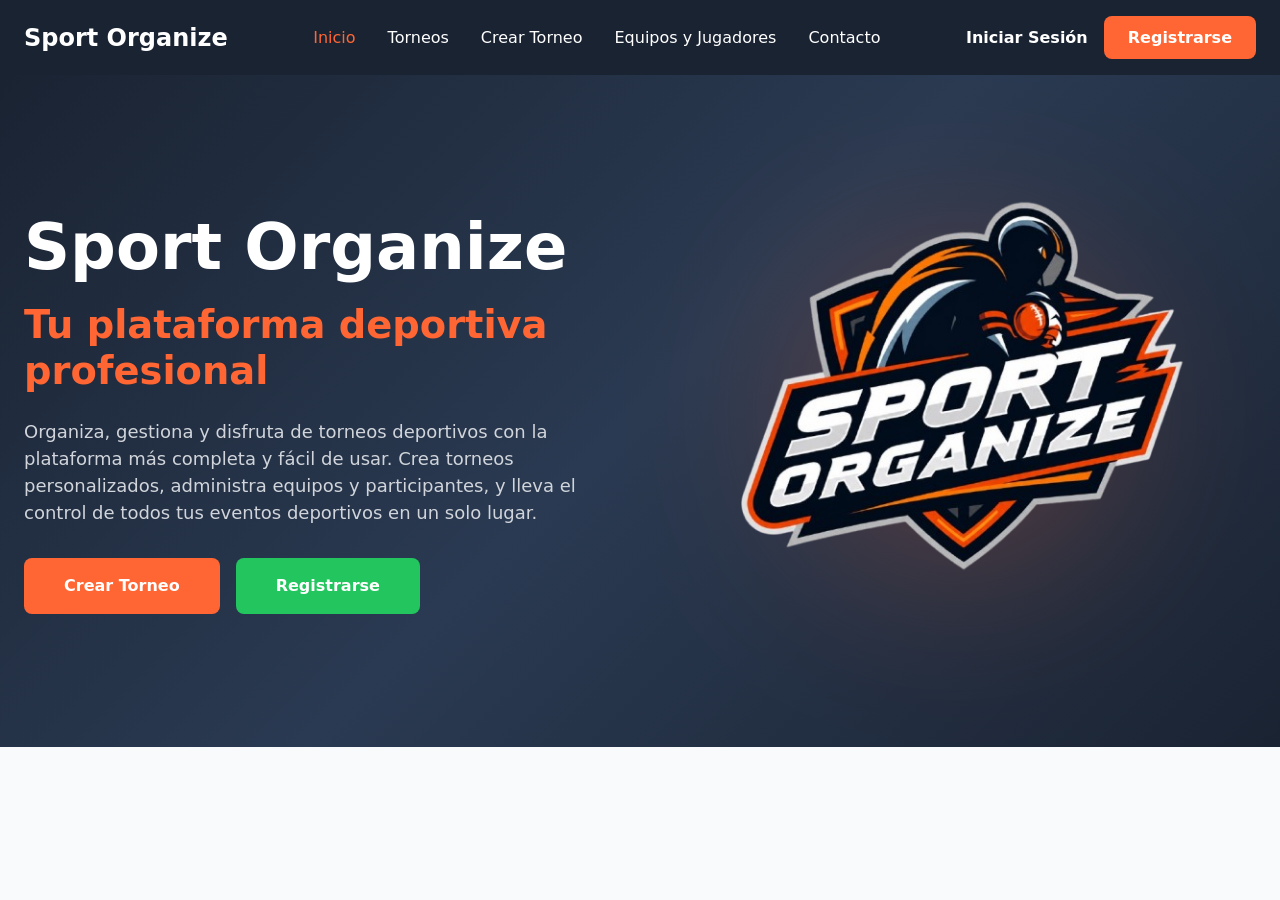
<file: index.html>
<!DOCTYPE html>
<html lang="es">
<head>
  <meta charset="UTF-8">
  <meta name="viewport" content="width=device-width, initial-scale=1.0">
  <title>Sport Organize - Plataforma Deportiva Profesional</title>
  <link rel="stylesheet" href="css/styles.css">
</head>
<body>

  <!-- Navbar -->
  <nav class="navbar">
    <div class="container flex justify-between items-center">
      <a href="index.html" class="logo"> Sport Organize</a>
      
      <!-- Agregamos la clase protected-link a las funciones restringidas -->
      <div class="nav-links" id="navLinks">
        <a href="index.html" class="active">Inicio</a>
        <a href="tournaments.html">Torneos</a>
        <a href="create.html" class="protected-link">Crear Torneo</a>
        <a href="teams.html" class="protected-link">Equipos y Jugadores</a>
        <a href="contact.html">Contacto</a>
      </div>

      <div class="nav-auth">
        <a href="login.html" class="login-link">Iniciar Sesión</a>
        <a href="register.html" class="btn btn-primary">Registrarse</a>
      </div>

      <button class="menu-btn" id="menuBtn">☰</button>
    </div>

    <!-- Mobile Menu -->
    <div class="mobile-menu container" id="mobileMenu">
      <a href="index.html" class="active">Inicio</a>
      <a href="tournaments.html">Torneos</a>
      <a href="create.html" class="protected-link">Crear Torneo</a>
      <a href="teams.html" class="protected-link">Equipos y Jugadores</a>
      <a href="contact.html">Contacto</a>
      <hr style="border-color: #374151;">
      <a href="login.html">Iniciar Sesión</a>
      <a href="register.html">Registrarse</a>
    </div>
  </nav>

  <main>
    <!-- Hero Section -->
    <section class="hero">
      <div class="container grid-2 items-center">
        <div>
          <h1>Sport Organize</h1>
          <h2>Tu plataforma deportiva profesional</h2>
          <p class="mb-8" style="font-size: 1.125rem; color: #d1d5db;">
            Organiza, gestiona y disfruta de torneos deportivos con la plataforma más completa y fácil de usar. Crea torneos personalizados, administra equipos y participantes, y lleva el control de todos tus eventos deportivos en un solo lugar.
          </p>
          <div class="flex gap-4" style="flex-wrap: wrap;">
            <a href="create.html" class="btn btn-primary protected-link"> Crear Torneo</a>
            <a href="register.html" class="btn btn-green"> Registrarse</a>
          </div>
        </div>
        <div class="hero-img-wrapper">
          <div class="hero-glow"></div>
          <img src="img/logo.png" alt="Logo Sport Organize" class="hero-logo-right">
        </div>
      </div>
    </section>
  </main>

  <script src="js/app.js"></script>
</body>
</html>
</file>
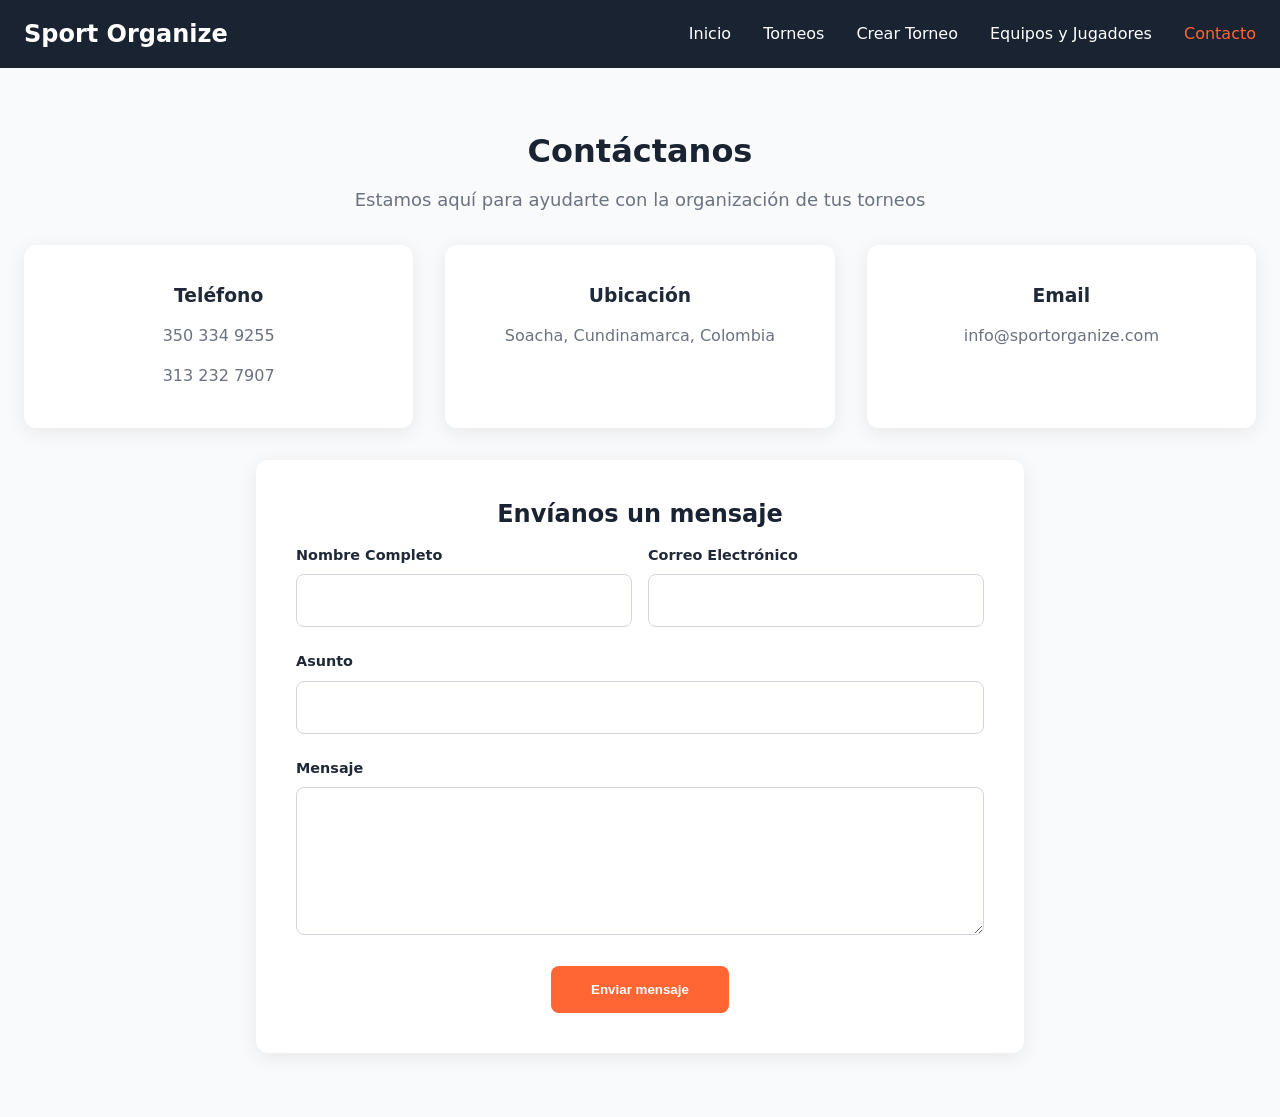
<file: contact.html>
<!DOCTYPE html>
<html lang="es">
<head>
  <meta charset="UTF-8">
  <meta name="viewport" content="width=device-width, initial-scale=1.0">
  <title>Contacto - Sport Organize</title>
  <link rel="stylesheet" href="css/styles.css">
</head>
<body>
  <nav class="navbar">
    <div class="container flex justify-between items-center">
      <a href="index.html" class="logo"> Sport Organize</a>
      <div class="nav-links">
        <a href="index.html">Inicio</a>
        <a href="tournaments.html">Torneos</a>
        <a href="create.html">Crear Torneo</a>
        <a href="teams.html">Equipos y Jugadores</a>
        <a href="contact.html" class="active">Contacto</a>
      </div>
      <button class="menu-btn" id="menuBtn">☰</button>
    </div>
  </nav>

  <main style="background-color: var(--light); padding: 4rem 0;">
    <div class="container">
      <div class="text-center mb-8">
        <h1 class="text-dark">Contáctanos</h1>
        <p class="text-gray mt-4" style="font-size: 1.125rem;">Estamos aquí para ayudarte con la organización de tus torneos</p>
      </div>

      <div class="grid-3 mb-8">
        <div class="card text-center">
          <h3 class="mb-4"> Teléfono</h3>
          <p class="mb-4"><a href="tel:3503349255" class="text-gray hover:text-primary">350 334 9255</a></p>
          <p><a href="tel:3132327907" class="text-gray hover:text-primary">313 232 7907</a></p>
        </div>
        <div class="card text-center">
          <h3 class="mb-4"> Ubicación</h3>
          <p class="text-gray">Soacha, Cundinamarca, Colombia</p>
        </div>
        <div class="card text-center">
          <h3 class="mb-4"> Email</h3>
          <p><a href="mailto:info@sportorganize.com" class="text-gray hover:text-primary">info@sportorganize.com</a></p>
        </div>
      </div>

      <div class="card" style="max-width: 48rem; margin: 0 auto;">
        <h2 class="text-dark mb-4 text-center">Envíanos un mensaje</h2>
        <form>
          <div class="grid-2" style="gap: 1rem;">
            <div class="form-group">
              <label class="form-label">Nombre Completo</label>
              <input type="text" class="form-control" required>
            </div>
            <div class="form-group">
              <label class="form-label">Correo Electrónico</label>
              <input type="email" class="form-control" required>
            </div>
          </div>
          <div class="form-group">
            <label class="form-label">Asunto</label>
            <input type="text" class="form-control" required>
          </div>
          <div class="form-group">
            <label class="form-label">Mensaje</label>
            <textarea class="form-control" rows="6" required></textarea>
          </div>
          <div class="text-center mt-4">
            <button type="submit" class="btn btn-primary"> Enviar mensaje</button>
          </div>
        </form>
      </div>
    </div>
  </main>
  
  <script src="js/app.js"></script>
</body>
</html>
</file>
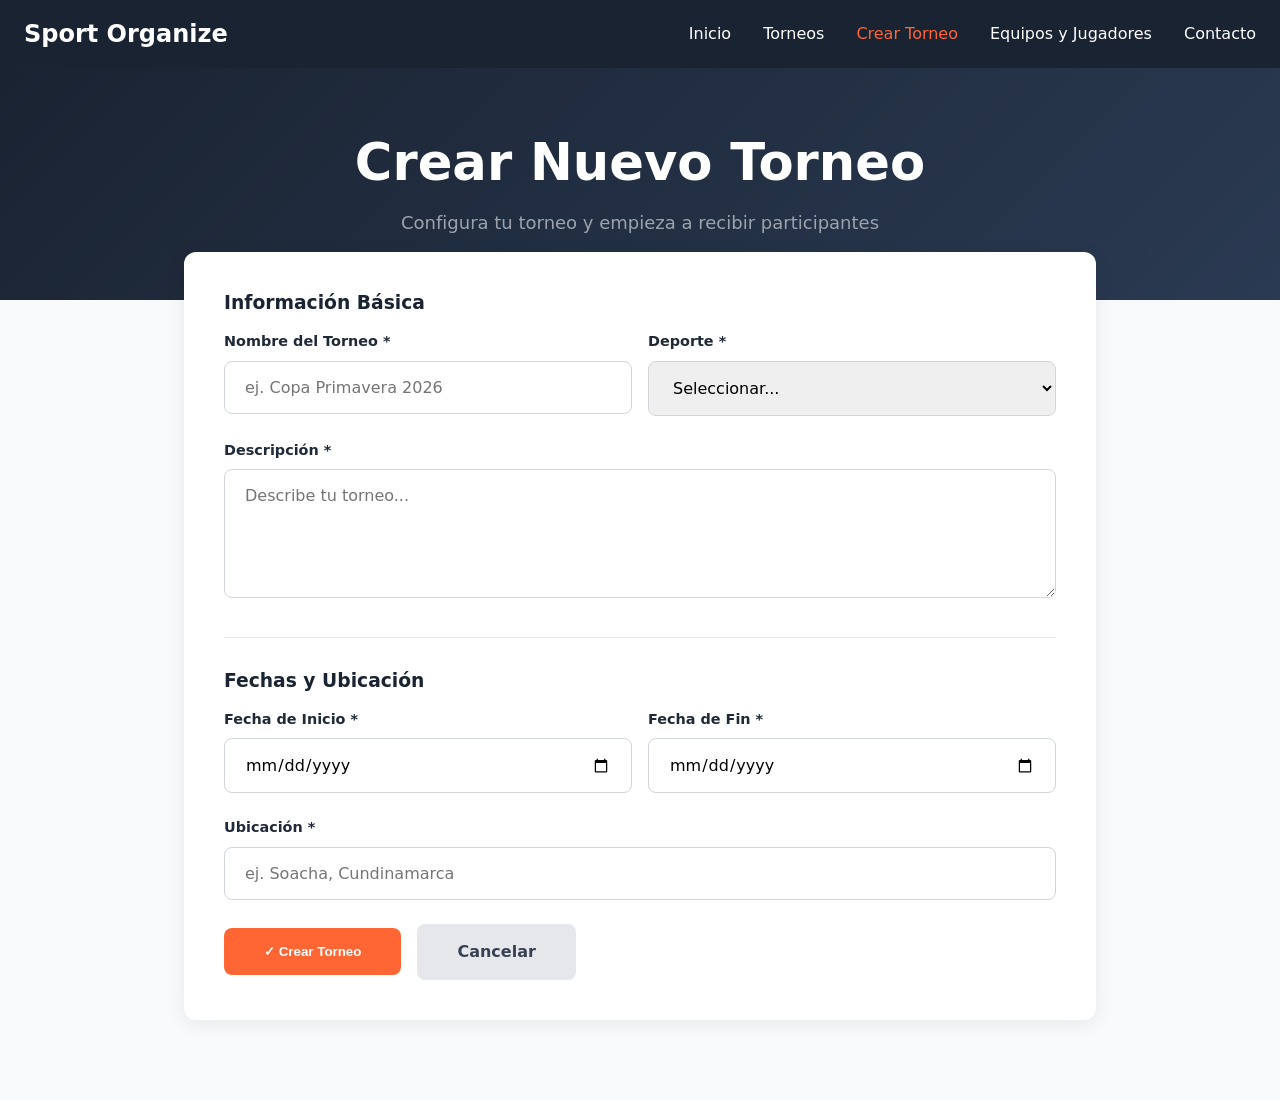
<file: create.html>
<!DOCTYPE html>
<html lang="es">
<head>
  <meta charset="UTF-8">
  <meta name="viewport" content="width=device-width, initial-scale=1.0">
  <title>Crear Torneo - Sport Organize</title>
  <link rel="stylesheet" href="css/styles.css">
</head>
<body>
  <nav class="navbar">
    <div class="container flex justify-between items-center">
      <a href="index.html" class="logo"> Sport Organize</a>
      <div class="nav-links">
        <a href="index.html">Inicio</a>
        <a href="tournaments.html">Torneos</a>
        <a href="create.html" class="active">Crear Torneo</a>
        <a href="teams.html">Equipos y Jugadores</a>
        <a href="contact.html">Contacto</a>
      </div>
      <button class="menu-btn" id="menuBtn">☰</button>
    </div>
  </nav>

  <main style="background-color: var(--light); padding-bottom: 5rem;">
    <section class="page-header">
      <div class="container text-center">
        <h1>Crear Nuevo Torneo</h1>
        <p style="color: #9ca3af; font-size: 1.125rem;">Configura tu torneo y empieza a recibir participantes</p>
      </div>
    </section>

    <div class="container" style="margin-top: -3rem; max-width: 60rem;">
      <div class="card">
        <form>
          <h3 class="text-dark mb-4"> Información Básica</h3>
          <div class="grid-2" style="gap: 1rem;">
            <div class="form-group">
              <label class="form-label">Nombre del Torneo *</label>
              <input type="text" class="form-control" placeholder="ej. Copa Primavera 2026" required>
            </div>
            <div class="form-group">
              <label class="form-label">Deporte *</label>
              <select class="form-control" required>
                <option value="">Seleccionar...</option>
                <option>Fútbol</option><option>Baloncesto</option>
                <option>Voleibol</option><option>Tenis</option>
                <option>Fútbol Sala</option><option>Padel</option>
              </select>
            </div>
          </div>
          <div class="form-group">
            <label class="form-label">Descripción *</label>
            <textarea class="form-control" rows="5" placeholder="Describe tu torneo..." required></textarea>
          </div>
          
          <hr style="border: 0; border-top: 1px solid #e5e7eb; margin: 2rem 0;">

          <h3 class="text-dark mb-4"> Fechas y Ubicación</h3>
          <div class="grid-2" style="gap: 1rem;">
            <div class="form-group">
              <label class="form-label">Fecha de Inicio *</label>
              <input type="date" class="form-control" required>
            </div>
            <div class="form-group">
              <label class="form-label">Fecha de Fin *</label>
              <input type="date" class="form-control" required>
            </div>
          </div>
          <div class="form-group">
            <label class="form-label"> Ubicación *</label>
            <input type="text" class="form-control" placeholder="ej. Soacha, Cundinamarca" required>
          </div>

          <div class="flex gap-4 items-center mt-4">
            <button type="submit" class="btn btn-primary">✓ Crear Torneo</button>
            <a href="tournaments.html" class="btn btn-secondary">Cancelar</a>
          </div>
        </form>
      </div>
    </div>
  </main>

  <script src="js/app.js"></script>
</body>
</html>
</file>
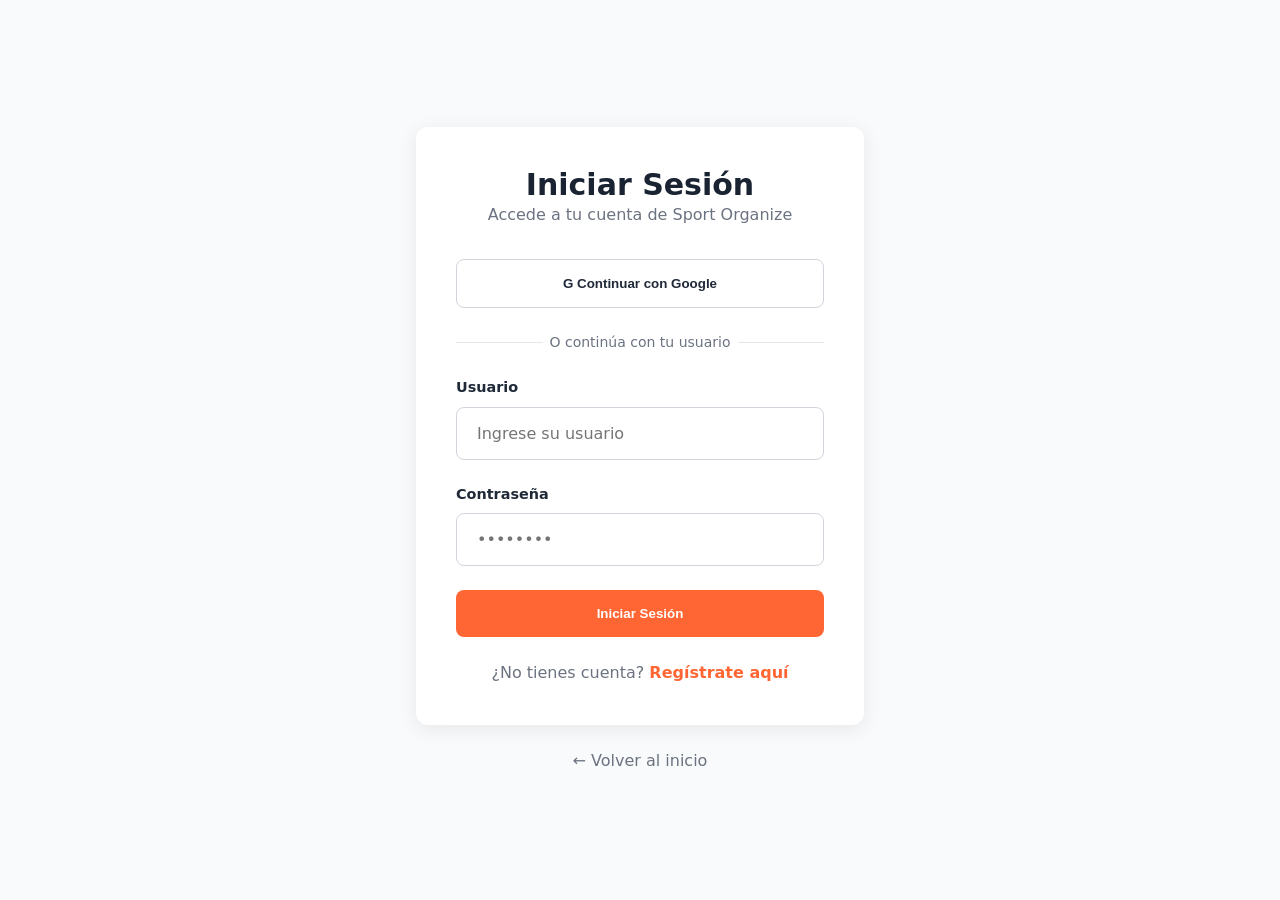
<file: login.html>
<!DOCTYPE html>
<html lang="es">
<head>
  <meta charset="UTF-8">
  <meta name="viewport" content="width=device-width, initial-scale=1.0">
  <title>Iniciar Sesión - Sport Organize</title>
  <link rel="stylesheet" href="css/styles.css">
</head>
<body>
  <div class="auth-wrapper">
    <div class="auth-card">
      <div class="card">
        <h1 class="text-dark text-center" style="font-size: 1.875rem;">Iniciar Sesión</h1>
        <p class="text-gray text-center mb-8">Accede a tu cuenta de Sport Organize</p>
        
        <button class="btn btn-outline" style="width: 100%; margin-bottom: 1.5rem; display: flex; gap: 0.5rem; justify-content: center;">
          G Continuar con Google
        </button>
        
        <div class="divider">O continúa con tu usuario</div>

        <form action="php/login.php" method="POST">
          <!-- Campo oculto para enviar la URL de destino al backend PHP -->
          <input type="hidden" name="redirect" id="redirect">

          <div class="form-group">
            <label class="form-label">Usuario</label>
            <input type="text" name="usuario" class="form-control" placeholder="Ingrese su usuario" required>
          </div>
          <div class="form-group">
            <label class="form-label">Contraseña</label>
            <input type="password" name="clave" class="form-control" placeholder="••••••••" required>
          </div>
          <button type="submit" name="btn_login" class="btn btn-primary" style="width: 100%;">Iniciar Sesión</button>
        </form>
        
        <div class="text-center mt-4" style="margin-top: 1.5rem;">
          <span class="text-gray">¿No tienes cuenta?</span> 
          <a href="register.html" style="color: var(--primary); font-weight: 600;">Regístrate aquí</a>
        </div>
      </div>
      <div class="text-center" style="margin-top: 1.5rem;">
        <a href="index.html" class="text-gray">← Volver al inicio</a>
      </div>
    </div>
  </div>

  <!-- Script para leer ?redirect= de la URL y asignarlo al input oculto -->
  <script>
    const destino = new URLSearchParams(window.location.search).get('redirect');
    if (destino) {
      document.getElementById('redirect').value = destino;
    }
  </script>
</body>
</html>
</file>
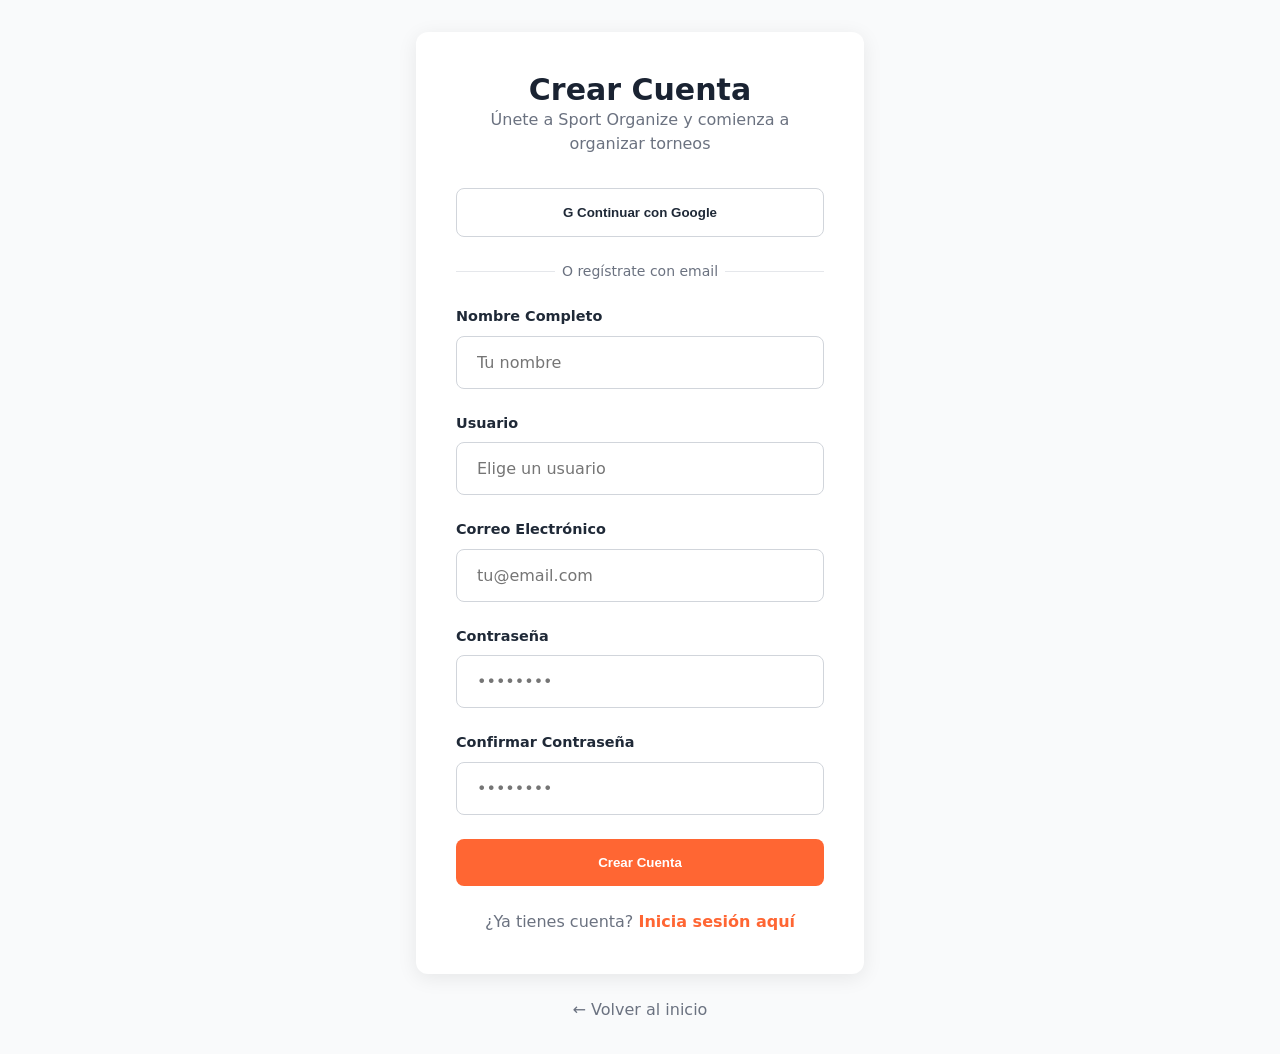
<file: register.html>
<!DOCTYPE html>
<html lang="es">
<head>
  <meta charset="UTF-8">
  <meta name="viewport" content="width=device-width, initial-scale=1.0">
  <title>Registro - Sport Organize</title>
  <link rel="stylesheet" href="css/styles.css">
</head>
<body>
  <div class="auth-wrapper">
    <div class="auth-card">
      <div class="card">
        <h1 class="text-dark text-center" style="font-size: 1.875rem;">Crear Cuenta</h1>
        <p class="text-gray text-center mb-8">Únete a Sport Organize y comienza a organizar torneos</p>
        
        <div id="alertSuccess" class="alert alert-success"></div>
        <div id="alertError" class="alert alert-error"></div>

        <button class="btn btn-outline" style="width: 100%; margin-bottom: 1.5rem; display: flex; gap: 0.5rem; justify-content: center;">
          G Continuar con Google
        </button>
        
        <div class="divider">O regístrate con email</div>

        <form id="registerForm" action="php/registro.php" method="POST">
  <div class="form-group">
    <label class="form-label">Nombre Completo</label>
    <input type="text" name="nombre" class="form-control" placeholder="Tu nombre" required>
  </div>
  <div class="form-group">
    <label class="form-label">Usuario</label>
    <input type="text" name="usuario" class="form-control" placeholder="Elige un usuario" required>
  </div>
  <div class="form-group">
    <label class="form-label">Correo Electrónico</label>
    <input type="email" name="email" class="form-control" placeholder="tu@email.com" required>
  </div>
  <div class="form-group">
    <label class="form-label">Contraseña</label>
    <input type="password" id="password" name="password" class="form-control" placeholder="••••••••" required minlength="6">
  </div>
  <div class="form-group">
    <label class="form-label">Confirmar Contraseña</label>
    <input type="password" id="confirmPassword" class="form-control" placeholder="••••••••" required minlength="6">
  </div>
  <button type="submit" class="btn btn-primary" style="width: 100%;">Crear Cuenta</button>
</form>
        
        <div class="text-center mt-4" style="margin-top: 1.5rem;">
          <span class="text-gray">¿Ya tienes cuenta?</span> 
          <a href="login.html" style="color: var(--primary); font-weight: 600;">Inicia sesión aquí</a>
        </div>
      </div>
      <div class="text-center" style="margin-top: 1.5rem;">
        <a href="index.html" class="text-gray">← Volver al inicio</a>
      </div>
    </div>
  </div>
  <script src="js/app.js"></script>
</body>
</html>
</file>
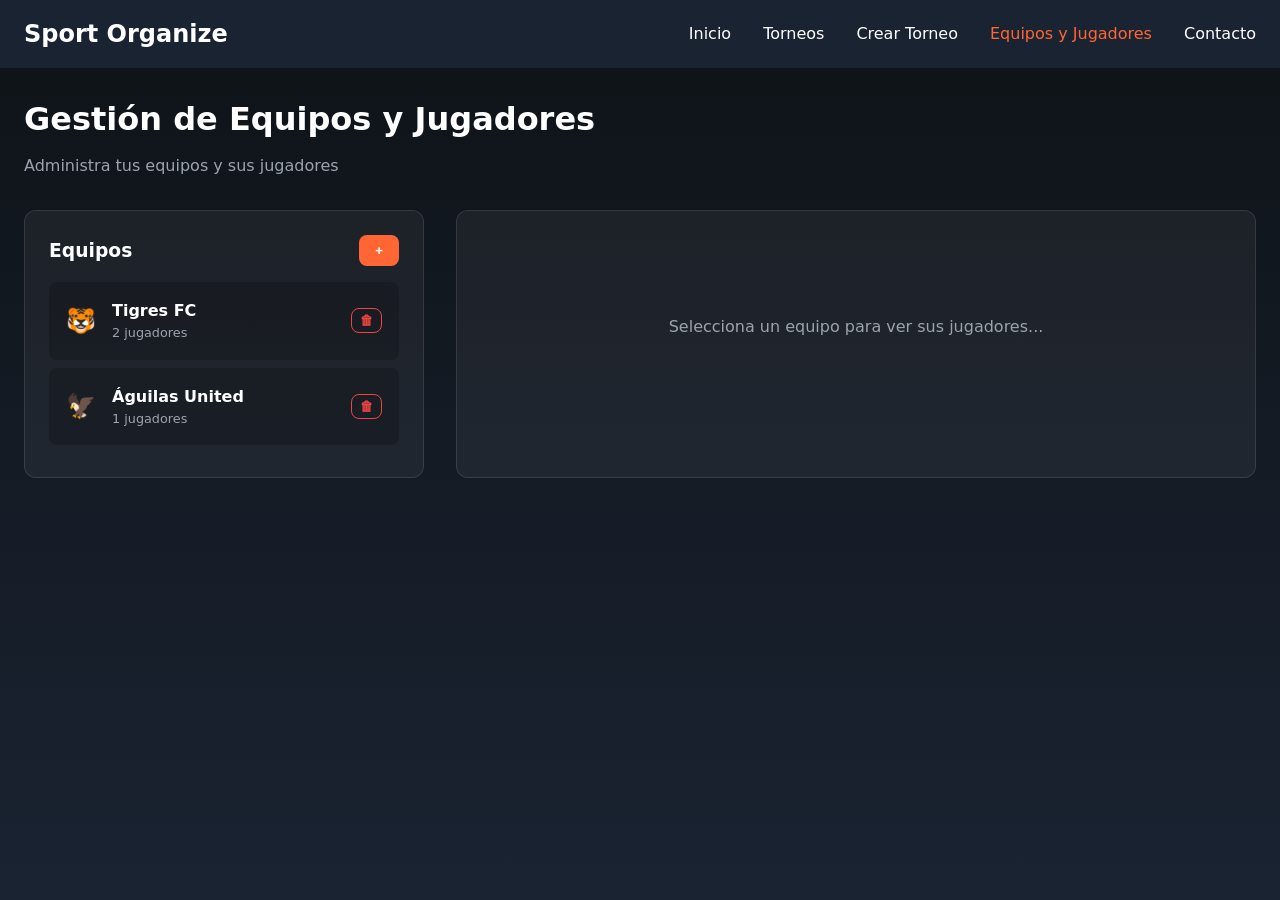
<file: teams.html>
<!DOCTYPE html>
<html lang="es">
<head>
  <meta charset="UTF-8">
  <meta name="viewport" content="width=device-width, initial-scale=1.0">
  <title>Equipos y Jugadores - Sport Organize</title>
  <link rel="stylesheet" href="css/styles.css">
</head>
<body style="background-color: var(--dark); color: var(--white);">
  <nav class="navbar">
    <div class="container flex justify-between items-center">
      <a href="index.html" class="logo"> Sport Organize</a>
      <div class="nav-links">
        <a href="index.html">Inicio</a>
        <a href="tournaments.html">Torneos</a>
        <a href="create.html">Crear Torneo</a>
        <a href="teams.html" class="active">Equipos y Jugadores</a>
        <a href="contact.html">Contacto</a>
      </div>
      <button class="menu-btn" id="menuBtn">☰</button>
    </div>
  </nav>

  <main class="teams-layout">
    <div class="container">
      <h1 class="mb-4 text-white">Gestión de Equipos y Jugadores</h1>
      <p style="color: #9ca3af;">Administra tus equipos y sus jugadores</p>

      <div class="teams-grid">
        <div class="panel">
          <div class="flex justify-between items-center mb-4">
            <h3> Equipos</h3>
            <button id="addTeamBtn" class="btn btn-primary" style="padding: 0.5rem 1rem;">+</button>
          </div>
          
          <div id="addTeamForm" style="display: none; background: rgba(0,0,0,0.3); padding: 1rem; border-radius: var(--radius-btn); margin-bottom: 1rem;">
            <div class="form-group">
              <input type="text" id="newTeamName" class="form-control dark-input" placeholder="Nombre del equipo">
            </div>
            <div class="flex gap-4">
              <input type="text" id="newTeamEmoji" class="form-control dark-input" placeholder="Emoji" maxlength="2" style="width: 80px;">
              <button id="newTeamSubmit" class="btn btn-primary" style="flex: 1;">Guardar</button>
            </div>
          </div>

          <div id="teamsList" style="max-height: 500px; overflow-y: auto;"></div>
        </div>

        <div class="panel">
          <div id="emptyState" class="text-center" style="padding: 5rem 0; color: #9ca3af;">
            <p>Selecciona un equipo para ver sus jugadores...</p>
          </div>

          <div id="teamDetailPanel" style="display: none;">
            <div class="flex items-center gap-4 mb-8">
              <span id="detailTeamEmoji" style="font-size: 3rem;"></span>
              <div>
                <h2 id="detailTeamName"></h2>
                <p id="detailPlayerCount" style="color: #9ca3af;"></p>
              </div>
            </div>

            <div class="flex justify-between items-center mb-4">
              <h3> Jugadores</h3>
              <button id="addPlayerBtn" class="btn btn-primary" style="padding: 0.5rem 1rem;">Agregar Jugador</button>
            </div>

            <div id="addPlayerForm" style="display: none; grid-template-columns: 2fr 1fr 1fr auto; gap: 1rem; background: rgba(0,0,0,0.3); padding: 1rem; border-radius: var(--radius-btn); margin-bottom: 1rem;">
              <input type="text" id="newPlayerName" class="form-control dark-input" placeholder="Nombre">
              <input type="text" id="newPlayerPos" class="form-control dark-input" placeholder="Posición">
              <input type="number" id="newPlayerNum" class="form-control dark-input" placeholder="Número">
              <button id="newPlayerSubmit" class="btn btn-primary">✓</button>
            </div>

            <div id="playersList"></div>
          </div>
        </div>
      </div>
    </div>
  </main>

  <script src="js/app.js"></script>
</body>
</html>
</file>
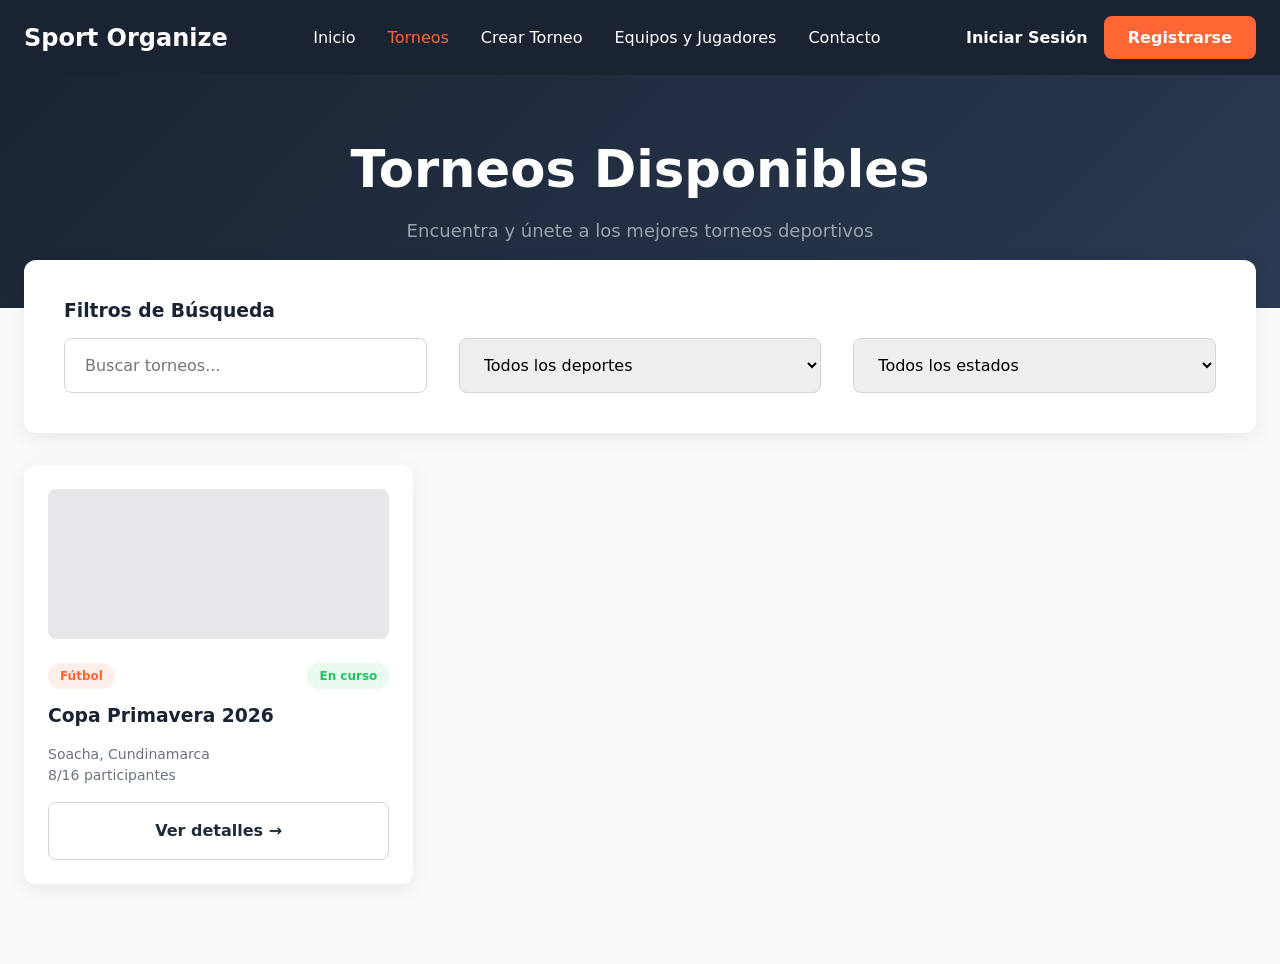
<file: tournaments.html>
<!DOCTYPE html>
<html lang="es">
<head>
  <meta charset="UTF-8">
  <meta name="viewport" content="width=device-width, initial-scale=1.0">
  <title>Torneos Disponibles - Sport Organize</title>
  <link rel="stylesheet" href="css/styles.css">
</head>
<body>
  <nav class="navbar">
    <div class="container flex justify-between items-center">
      <a href="index.html" class="logo"> Sport Organize</a>
      <div class="nav-links">
        <a href="index.html">Inicio</a>
        <a href="tournaments.html" class="active">Torneos</a>
        <a href="create.html">Crear Torneo</a>
        <a href="teams.html">Equipos y Jugadores</a>
        <a href="contact.html">Contacto</a>
      </div>
      <div class="nav-auth">
        <a href="login.html" class="login-link">Iniciar Sesión</a>
        <a href="register.html" class="btn btn-primary">Registrarse</a>
      </div>
      <button class="menu-btn" id="menuBtn">☰</button>
    </div>
  </nav>

  <main style="background-color: var(--light); padding-bottom: 5rem;">
    <section class="page-header">
      <div class="container text-center">
        <h1>Torneos Disponibles</h1>
        <p style="color: #9ca3af; font-size: 1.125rem;">Encuentra y únete a los mejores torneos deportivos</p>
      </div>
    </section>

    <div class="container" style="margin-top: -3rem;">
      <div class="card mb-8">
        <h3 class="mb-4 text-dark flex items-center gap-4"> Filtros de Búsqueda</h3>
        <div class="grid-3">
          <input type="text" id="searchTournament" class="form-control" placeholder="Buscar torneos...">
          <select id="sportFilter" class="form-control">
            <option value="all">Todos los deportes</option>
            <option value="futbol">Fútbol</option>
            <option value="baloncesto">Baloncesto</option>
            <option value="voleibol">Voleibol</option>
            <option value="tenis">Tenis</option>
            <option value="padel">Padel</option>
          </select>
          <select id="statusFilter" class="form-control">
            <option value="all">Todos los estados</option>
            <option value="activo">En curso</option>
            <option value="proximamente">Próximamente</option>
            <option value="finalizado">Finalizados</option>
          </select>
        </div>
      </div>

      <div class="grid-3" id="tournamentsGrid">
        <div class="card tournament-card" data-title="Copa Primavera 2026" data-sport="futbol" data-status="activo" style="padding: 1.5rem;">
          <div class="card-img"></div>
          <div class="flex justify-between items-center mb-4">
            <span class="badge badge-orange">Fútbol</span>
            <span class="badge badge-green">En curso</span>
          </div>
          <h3 class="text-dark mb-4">Copa Primavera 2026</h3>
          <div class="text-gray mb-4" style="font-size: 0.875rem;">
            <p>Soacha, Cundinamarca</p>
            <p>8/16 participantes</p>
          </div>
          <a href="#" class="btn btn-outline" style="width: 100%;">Ver detalles →</a>
        </div>
      </div>
    </div>
  </main>
  
  <script src="js/app.js"></script>
</body>
</html>
</file>
<file: css/styles.css>
:root {
  --primary: #ff6633;
  --primary-hover: #e55529;
  --dark: #1a2332;
  --dark-alt: #2a3a52;
  --light: #f9fafb;
  --white: #ffffff;
  --text-main: #1f2937;
  --text-secondary: #6b7280;
  --green: #22c55e;
  --green-hover: #16a34a;
  --blue: #3b82f6;
  --radius-card: 0.75rem;
  --radius-btn: 0.5rem;
  --shadow-card: 0 4px 20px rgba(0, 0, 0, 0.08);
  --shadow-hover: 0 10px 25px rgba(0, 0, 0, 0.12);
  --transition: 200ms ease;
}

* {
  margin: 0;
  padding: 0;
  box-sizing: border-box;
}

html {
  scroll-behavior: smooth;
  font-family: 'Inter', system-ui, sans-serif;
}

body {
  color: var(--text-main);
  background-color: var(--light);
  line-height: 1.5;
  display: flex;
  flex-direction: column;
  min-height: 100vh;
}

main { flex: 1; }
a { text-decoration: none; color: inherit; transition: color var(--transition); }
ul { list-style: none; }

/* Layout & Utils */
.container {
  max-width: 80rem;
  margin: 0 auto;
  padding: 0 1.5rem;
}
.text-center { text-align: center; }
.mt-4 { margin-top: 1rem; }
.mb-4 { margin-bottom: 1rem; }
.mb-8 { margin-bottom: 2rem; }
.flex { display: flex; }
.flex-col { display: flex; flex-direction: column; }
.items-center { align-items: center; }
.justify-between { justify-content: space-between; }
.justify-center { justify-content: center; }
.gap-4 { gap: 1rem; }
.gap-8 { gap: 2rem; }

/* Typography */
h1, h2, h3 { line-height: 1.2; font-weight: 700; }
.text-primary { color: var(--primary); }
.text-white { color: var(--white); }
.text-gray { color: var(--text-secondary); }
.text-dark { color: var(--dark); }

/* Buttons */
.btn {
  display: inline-flex;
  align-items: center;
  justify-content: center;
  padding: 1rem 2.5rem;
  border-radius: var(--radius-btn);
  font-weight: 700;
  border: none;
  cursor: pointer;
  transition: all var(--transition);
  text-align: center;
}
.btn-primary { background-color: var(--primary); color: var(--white); }
.btn-primary:hover { background-color: var(--primary-hover); transform: scale(1.05); box-shadow: var(--shadow-card); }
.btn-green { background-color: var(--green); color: var(--white); }
.btn-green:hover { background-color: var(--green-hover); transform: scale(1.05); box-shadow: var(--shadow-card); }
.btn-secondary { background-color: #e5e7eb; color: #374151; }
.btn-secondary:hover { background-color: #d1d5db; }
.btn-outline { background-color: transparent; border: 1px solid #d1d5db; color: var(--text-main); }
.btn-outline:hover { background-color: #f3f4f6; }

/* Cards */
.card {
  background-color: var(--white);
  border-radius: var(--radius-card);
  box-shadow: var(--shadow-card);
  padding: 2.5rem;
  transition: all var(--transition);
}
.card:hover {
  box-shadow: var(--shadow-hover);
  transform: translateY(-2px);
}

/* Forms */
.form-group { margin-bottom: 1.5rem; }
.form-label { display: block; margin-bottom: 0.5rem; font-weight: 600; font-size: 0.9rem; }
.form-control {
  width: 100%;
  padding: 1rem 1.25rem;
  border: 1px solid #d1d5db;
  border-radius: var(--radius-btn);
  font-size: 1rem;
  font-family: inherit;
  outline: none;
  transition: border var(--transition), box-shadow var(--transition);
}
.form-control:focus {
  border-color: var(--primary);
  box-shadow: 0 0 0 3px rgba(255,102,51,0.15);
}

/* Navbar */
.navbar {
  background-color: var(--dark);
  color: var(--white);
  position: sticky;
  top: 0;
  z-index: 1000;
  padding: 1rem 0;
}
.navbar .logo { font-size: 1.5rem; font-weight: 700; display: flex; align-items: center; gap: 0.5rem; }
.nav-links { display: none; gap: 2rem; align-items: center; }
.nav-links a:hover, .nav-links a.active { color: var(--primary); }
.nav-auth { display: none; gap: 1rem; align-items: center; }
.nav-auth .login-link { font-weight: 600; }
.nav-auth .login-link:hover { color: var(--primary); }
.nav-auth .btn { padding: 0.6rem 1.5rem; }
.menu-btn { display: block; background: none; border: none; color: var(--white); font-size: 1.5rem; cursor: pointer; }
.mobile-menu { display: none; flex-direction: column; gap: 1rem; padding-top: 1rem; }
.mobile-menu.active { display: flex; }

/* Footer */
.footer { background-color: var(--dark); color: var(--white); padding: 4rem 0 2rem; margin-top: auto; }
.footer-grid { display: grid; grid-template-columns: 1fr; gap: 2rem; margin-bottom: 2rem; }
.footer h4 { color: var(--white); margin-bottom: 1.5rem; font-size: 1.1rem; }
.footer p, .footer a { color: #9ca3af; font-size: 0.9rem; }
.footer a:hover { color: var(--primary); }
.footer-bottom { border-top: 1px solid #374151; padding-top: 2rem; text-align: center; color: #9ca3af; font-size: 0.875rem; }
.social-icons { display: flex; gap: 1rem; }
.social-icon { background-color: rgba(255,255,255,0.1); width: 2.5rem; height: 2.5rem; display: flex; align-items: center; justify-content: center; border-radius: 50%; }
.social-icon:hover { background-color: var(--primary); color: var(--white); }

/* Responsive Adjustments */
@media (min-width: 768px) {
  .nav-links, .nav-auth { display: flex; }
  .menu-btn { display: none; }
  .mobile-menu { display: none !important; }
  .grid-2 { display: grid; grid-template-columns: repeat(2, 1fr); gap: 2rem; }
  .grid-3 { display: grid; grid-template-columns: repeat(3, 1fr); gap: 2rem; }
  .footer-grid { grid-template-columns: repeat(2, 1fr); }
}
@media (min-width: 1024px) {
  .footer-grid { grid-template-columns: repeat(4, 1fr); }
}

/* Page Specific: Hero */
.hero { background: linear-gradient(135deg, var(--dark), var(--dark-alt), var(--dark)); color: var(--white); padding: 6rem 0; overflow: hidden; }
.hero h1 { font-size: clamp(2.5rem, 5vw, 5rem); margin-bottom: 1rem; }
.hero h2 { font-size: clamp(1.5rem, 3vw, 2.5rem); color: var(--primary); margin-bottom: 1.5rem; }
.hero-img-wrapper { position: relative; display: flex; justify-content: center; align-items: center; }
.hero-glow { position: absolute; width: 300px; height: 300px; background: var(--primary); filter: blur(100px); opacity: 0.3; border-radius: 50%; z-index: 0; }
.hero-logo-right { position: relative; z-index: 1; width: 100%; max-width: 480px; height: auto; }

.page-header { background: linear-gradient(135deg, var(--dark), var(--dark-alt)); color: var(--white); padding: 4rem 0; text-align: center; }
.page-header h1 { font-size: clamp(2rem, 4vw, 4rem); margin-bottom: 1rem; }
.badge { padding: 0.25rem 0.75rem; border-radius: 1rem; font-size: 0.75rem; font-weight: 600; }
.badge-green { background-color: rgba(34, 197, 94, 0.1); color: var(--green); }
.badge-blue { background-color: rgba(59, 130, 246, 0.1); color: var(--blue); }
.badge-gray { background-color: rgba(107, 114, 128, 0.1); color: var(--text-secondary); }
.badge-orange { background-color: rgba(255, 102, 51, 0.1); color: var(--primary); }
.tournament-card .card-img { height: 150px; background-color: #e5e7eb; border-radius: var(--radius-btn); margin-bottom: 1.5rem; display: flex; align-items: center; justify-content: center; overflow: hidden; }

/* Page Specific: Teams App */
.teams-layout { background: linear-gradient(to bottom, #0f1419, var(--dark)); min-height: calc(100vh - 70px); color: var(--white); padding: 2rem 0; }
.teams-grid { display: grid; grid-template-columns: 1fr; gap: 2rem; margin-top: 2rem; }
@media (min-width: 768px) { .teams-grid { grid-template-columns: 1fr 2fr; } }
.panel { background: rgba(255, 255, 255, 0.05); border: 1px solid rgba(255, 255, 255, 0.1); border-radius: var(--radius-card); padding: 1.5rem; }
.team-item { padding: 1rem; background: rgba(0,0,0,0.2); border-radius: var(--radius-btn); margin-bottom: 0.5rem; display: flex; justify-content: space-between; align-items: center; cursor: pointer; transition: all var(--transition); border: 1px solid transparent; }
.team-item:hover, .team-item.active { border-color: var(--primary); background: rgba(255,102,51,0.1); }
.player-card { background: rgba(0,0,0,0.2); padding: 1rem; border-radius: var(--radius-btn); display: flex; align-items: center; gap: 1rem; margin-bottom: 0.5rem; }
.player-number { width: 40px; height: 40px; border-radius: 50%; background: var(--primary); display: flex; align-items: center; justify-content: center; font-weight: 700; }
.dark-input { background: rgba(0,0,0,0.2); border: 1px solid rgba(255,255,255,0.1); color: var(--white); }
.dark-input:focus { border-color: var(--primary); }

/* Auth Pages */
.auth-wrapper { min-height: 100vh; display: flex; align-items: center; justify-content: center; background-color: var(--light); padding: 2rem; }
.auth-card { max-width: 28rem; width: 100%; margin: 0 auto; }
.divider { display: flex; align-items: center; text-align: center; color: var(--text-secondary); margin: 1.5rem 0; font-size: 0.875rem; }
.divider::before, .divider::after { content: ''; flex: 1; border-bottom: 1px solid #e5e7eb; }
.divider::before { margin-right: .5em; }
.divider::after { margin-left: .5em; }
.alert { padding: 1rem; border-radius: var(--radius-btn); margin-bottom: 1.5rem; display: none; font-weight: 500; }
.alert-success { background-color: rgba(34, 197, 94, 0.1); color: var(--green); border: 1px solid rgba(34, 197, 94, 0.2); }
.alert-error { background-color: rgba(239, 68, 68, 0.1); color: #ef4444; border: 1px solid rgba(239, 68, 68, 0.2); }
</file>
